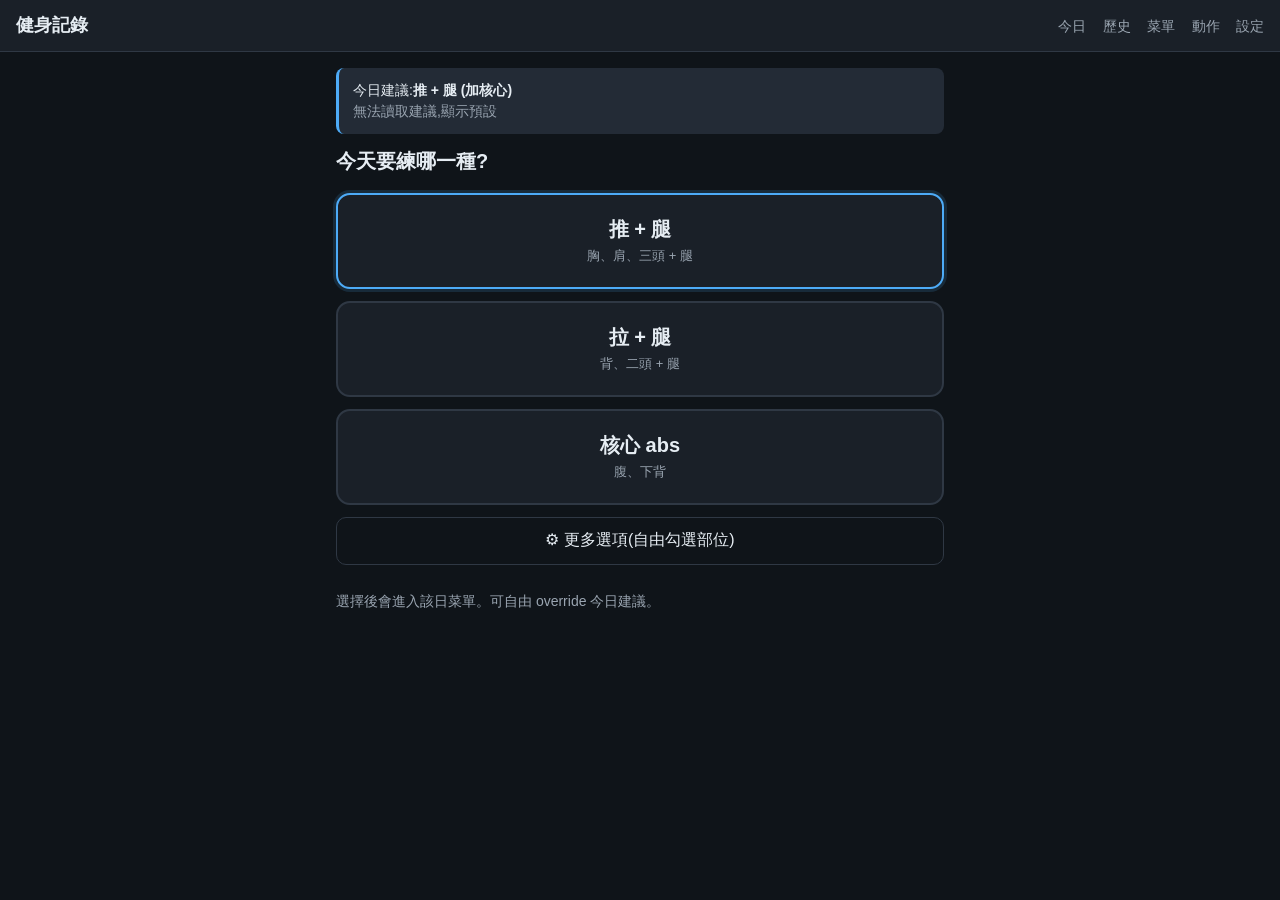
<file: index.html>
<!doctype html>
<html lang="zh-Hant">
<head>
  <meta charset="utf-8">
  <meta name="viewport" content="width=device-width, initial-scale=1, viewport-fit=cover">
  <title>健身記錄</title>
  <link rel="stylesheet" href="css/style.css">
</head>
<body>
  <header class="top-nav">
    <h1>健身記錄</h1>
    <nav>
      <a href="index.html">今日</a>
      <a href="history.html">歷史</a>
      <a href="menu.html">菜單</a>
      <a href="exercises.html">動作</a>
      <a href="admin.html">設定</a>
    </nav>
  </header>

  <main class="container">
    <div id="draft-banner" class="banner banner-warn hidden">
      <strong>你有未完成的訓練</strong>
      <div class="dim" id="draft-banner-detail"></div>
      <div class="spacer"></div>
      <div class="btn-row">
        <a class="btn btn-primary btn-sm" href="session.html">繼續訓練</a>
        <button class="btn btn-ghost btn-sm" id="draft-discard">丟棄草稿</button>
      </div>
    </div>

    <div id="suggestion" class="banner">載入建議中…</div>

    <h2>今天要練哪一種?</h2>
    <div class="day-type-grid">
      <button class="day-btn" data-type="push_legs">
        推 + 腿
        <span class="sub">胸、肩、三頭 + 腿</span>
      </button>
      <button class="day-btn" data-type="pull_legs">
        拉 + 腿
        <span class="sub">背、二頭 + 腿</span>
      </button>
      <button class="day-btn" data-type="core">
        核心 abs
        <span class="sub">腹、下背</span>
      </button>
    </div>

    <div class="btn-row" style="margin-top:12px;">
      <button class="btn btn-block btn-ghost" id="more-options-btn">⚙ 更多選項(自由勾選部位)</button>
    </div>

    <div class="spacer"></div>
    <p class="dim">選擇後會進入該日菜單。可自由 override 今日建議。</p>
  </main>

  <div id="more-options-modal" class="modal-backdrop hidden">
    <div class="modal-card">
      <h3 style="margin-bottom:4px;">今天要練哪些部位?</h3>
      <p class="dim" style="margin-top:0;">可自由組合,至少選一項</p>
      <label class="checkbox-row">
        <input type="checkbox" id="opt-push" value="push">
        <span>推 <span class="dim">(胸/肩/三頭)</span></span>
      </label>
      <label class="checkbox-row">
        <input type="checkbox" id="opt-pull" value="pull">
        <span>拉 <span class="dim">(背/二頭)</span></span>
      </label>
      <label class="checkbox-row">
        <input type="checkbox" id="opt-legs" value="legs">
        <span>腿</span>
      </label>
      <label class="checkbox-row">
        <input type="checkbox" id="opt-core" value="core">
        <span>核心</span>
      </label>
      <div class="spacer"></div>
      <div class="btn-row">
        <button class="btn btn-ghost" id="more-options-cancel">取消</button>
        <button class="btn btn-primary btn-block" id="more-options-start">開始今日菜單</button>
      </div>
    </div>
  </div>

  <div id="toast" class="toast"></div>

  <script src="js/config.js"></script>
  <script src="js/cache.js"></script>
  <script src="js/mock-data.js"></script>
  <script src="js/plan.js"></script>
  <script src="js/templates.js"></script>
  <script src="js/exercise-store.js"></script>
  <script src="js/api.js"></script>
  <script src="js/draft.js"></script>
  <script src="js/app-index.js"></script>
</body>
</html>
</file>
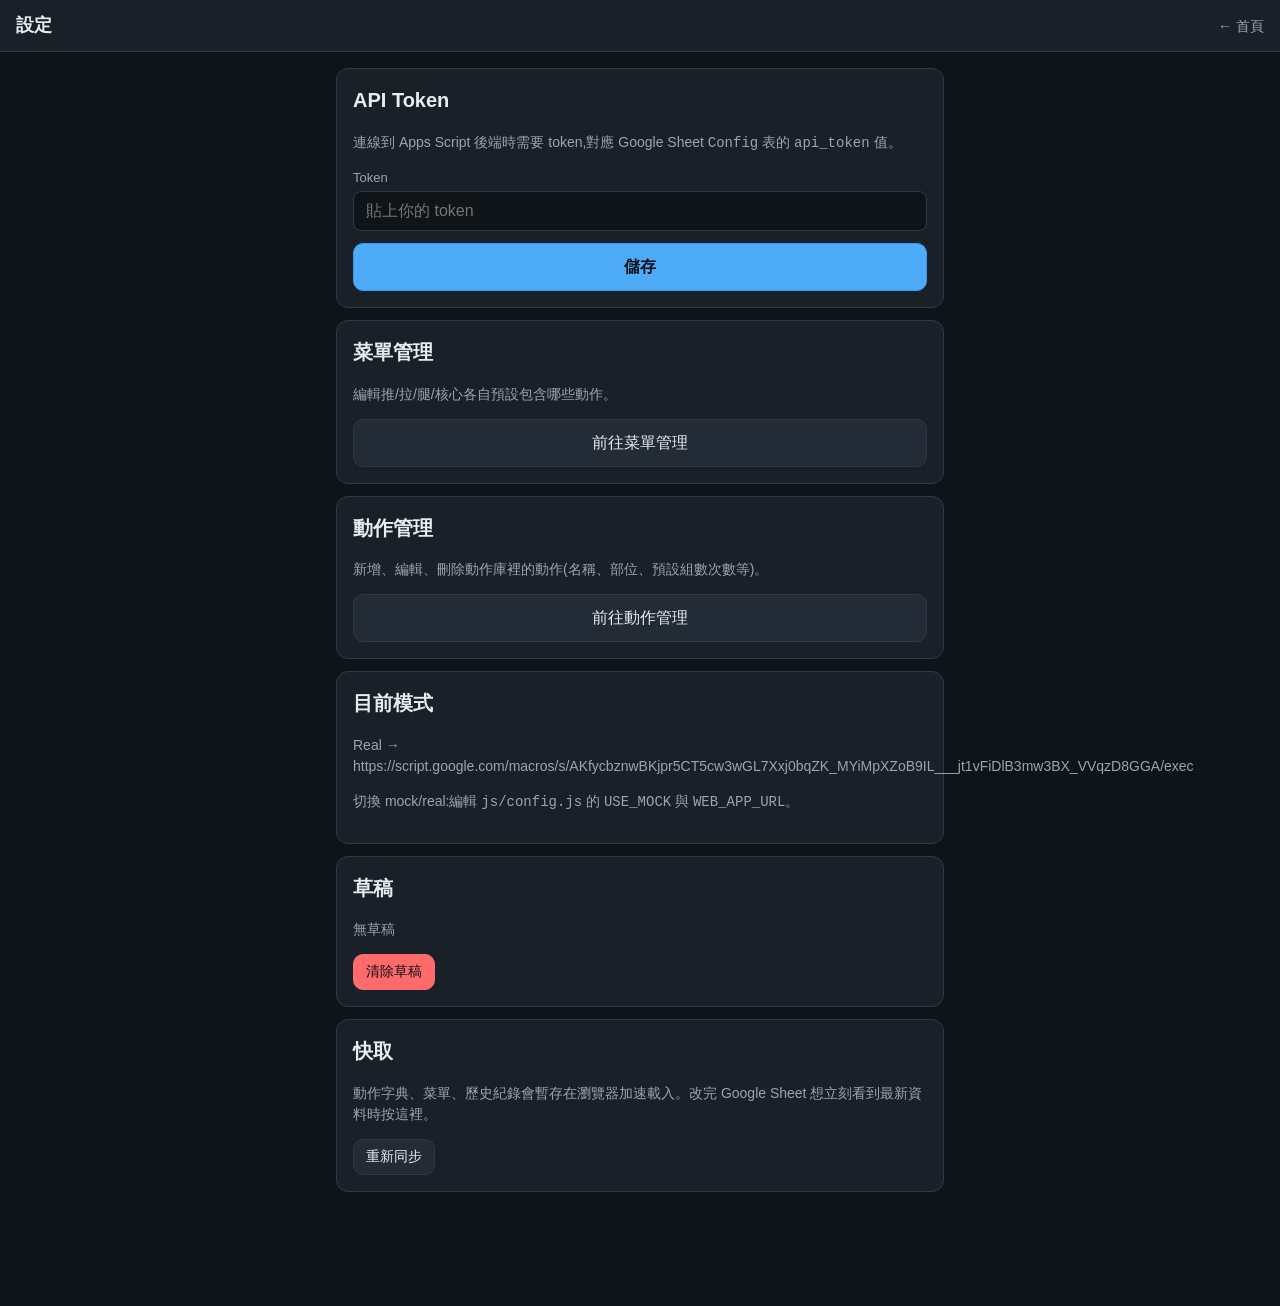
<file: admin.html>
<!doctype html>
<html lang="zh-Hant">
<head>
  <meta charset="utf-8">
  <meta name="viewport" content="width=device-width, initial-scale=1, viewport-fit=cover">
  <title>設定 · 健身記錄</title>
  <link rel="stylesheet" href="css/style.css">
</head>
<body>
  <header class="top-nav">
    <h1>設定</h1>
    <nav>
      <a href="index.html">← 首頁</a>
    </nav>
  </header>

  <main class="container">
    <div class="card">
      <h2>API Token</h2>
      <p class="dim">連線到 Apps Script 後端時需要 token,對應 Google Sheet <code>Config</code> 表的 <code>api_token</code> 值。</p>
      <label>Token</label>
      <input type="text" id="token-input" placeholder="貼上你的 token">
      <div class="spacer"></div>
      <button class="btn btn-primary btn-block" id="save-token">儲存</button>
    </div>

    <div class="card">
      <h2>菜單管理</h2>
      <p class="dim">編輯推/拉/腿/核心各自預設包含哪些動作。</p>
      <a class="btn btn-block" href="menu.html">前往菜單管理</a>
    </div>

    <div class="card">
      <h2>動作管理</h2>
      <p class="dim">新增、編輯、刪除動作庫裡的動作(名稱、部位、預設組數次數等)。</p>
      <a class="btn btn-block" href="exercises.html">前往動作管理</a>
    </div>

    <div class="card">
      <h2>目前模式</h2>
      <p id="mode-display" class="dim">—</p>
      <p class="dim">切換 mock/real:編輯 <code>js/config.js</code> 的 <code>USE_MOCK</code> 與 <code>WEB_APP_URL</code>。</p>
    </div>

    <div class="card">
      <h2>草稿</h2>
      <p class="dim" id="draft-info">—</p>
      <button class="btn btn-danger btn-sm" id="clear-draft">清除草稿</button>
    </div>

    <div class="card">
      <h2>快取</h2>
      <p class="dim">動作字典、菜單、歷史紀錄會暫存在瀏覽器加速載入。改完 Google Sheet 想立刻看到最新資料時按這裡。</p>
      <button class="btn btn-sm" id="clear-cache">重新同步</button>
    </div>
  </main>

  <div id="toast" class="toast"></div>

  <script src="js/config.js"></script>
  <script src="js/cache.js"></script>
  <script src="js/draft.js"></script>
  <script>
    (function () {
      const input = document.getElementById('token-input');
      input.value = localStorage.getItem('api_token') || '';
      document.getElementById('save-token').onclick = () => {
        localStorage.setItem('api_token', input.value.trim());
        const t = document.getElementById('toast');
        t.textContent = '已儲存';
        t.className = 'toast show success';
        setTimeout(() => t.className = 'toast', 1500);
      };

      document.getElementById('mode-display').textContent =
        window.APP_CONFIG.USE_MOCK ? 'Mock (本地假資料)' : `Real → ${window.APP_CONFIG.WEB_APP_URL || '(未設定 URL)'}`;

      const d = Draft.load();
      document.getElementById('draft-info').textContent = d
        ? `${d.session.date} · ${d.session.type} · ${d.items.length} 項動作 · 更新於 ${new Date(d.updated_at).toLocaleString('zh-TW')}`
        : '無草稿';
      document.getElementById('clear-draft').onclick = () => {
        if (confirm('確定清除草稿?')) {
          Draft.clear();
          location.reload();
        }
      };

      document.getElementById('clear-cache').onclick = () => {
        Cache.bustAll();
        const t = document.getElementById('toast');
        t.textContent = '已清除快取,回首頁重新載入即可看到最新資料';
        t.className = 'toast show success';
        setTimeout(() => t.className = 'toast', 2500);
      };
    })();
  </script>
</body>
</html>
</file>
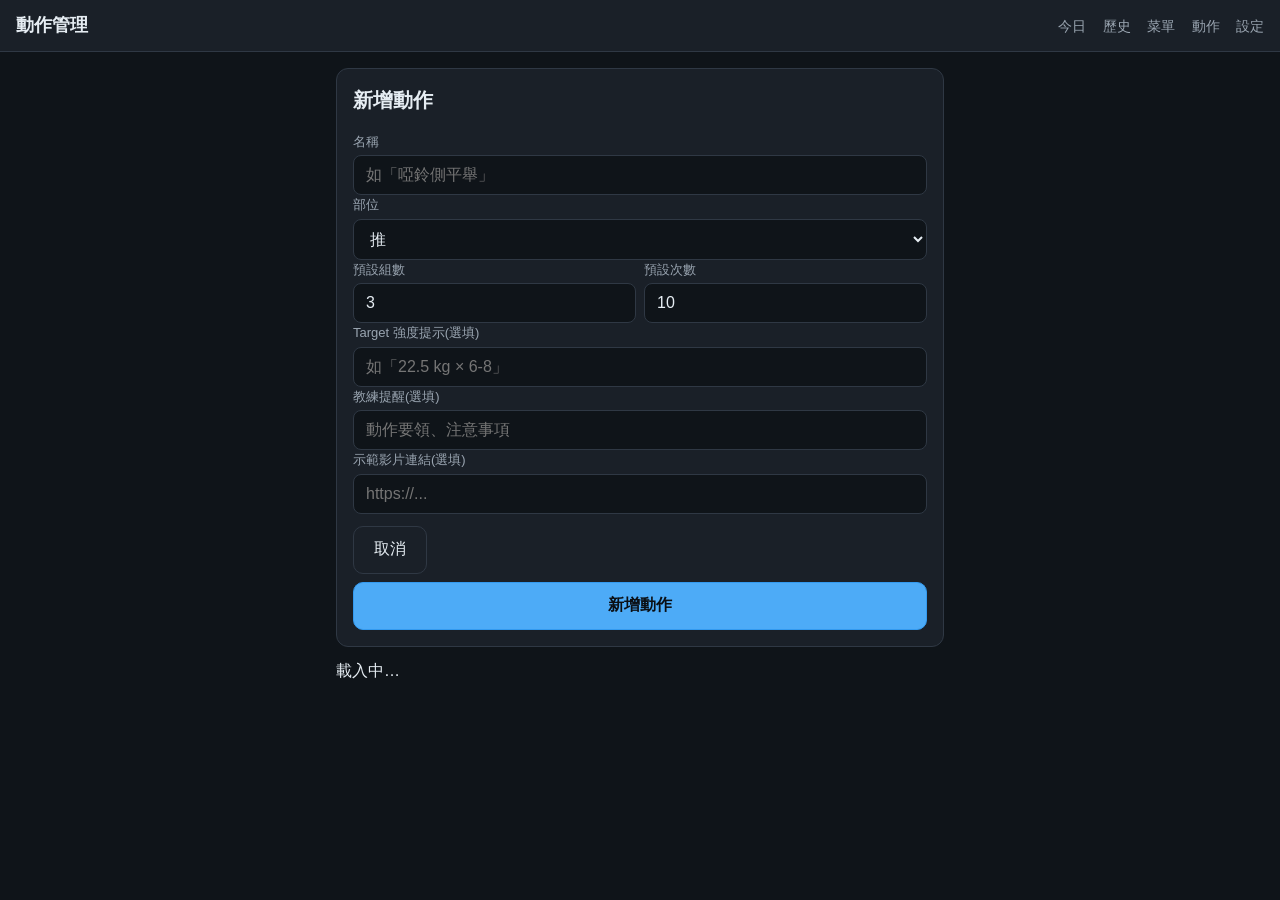
<file: exercises.html>
<!doctype html>
<html lang="zh-Hant">
<head>
  <meta charset="utf-8">
  <meta name="viewport" content="width=device-width, initial-scale=1, viewport-fit=cover">
  <title>動作管理 · 健身記錄</title>
  <link rel="stylesheet" href="css/style.css">
</head>
<body>
  <header class="top-nav">
    <h1>動作管理</h1>
    <nav>
      <a href="index.html">今日</a>
      <a href="history.html">歷史</a>
      <a href="menu.html">菜單</a>
      <a href="exercises.html">動作</a>
      <a href="admin.html">設定</a>
    </nav>
  </header>

  <main class="container">
    <div class="card">
      <h2 id="ex-form-title">新增動作</h2>
      <label>名稱</label>
      <input type="text" id="ex-name" placeholder="如「啞鈴側平舉」">

      <label>部位</label>
      <select id="ex-category">
        <option value="push">推</option>
        <option value="pull">拉</option>
        <option value="legs">腿</option>
        <option value="core">核心</option>
      </select>

      <div style="display:flex; gap:8px;">
        <div style="flex:1">
          <label>預設組數</label>
          <input type="number" id="ex-sets" value="3" min="1">
        </div>
        <div style="flex:1">
          <label>預設次數</label>
          <input type="number" id="ex-reps" value="10" min="1">
        </div>
      </div>

      <label>Target 強度提示(選填)</label>
      <input type="text" id="ex-target" placeholder="如「22.5 kg × 6-8」">

      <label>教練提醒(選填)</label>
      <input type="text" id="ex-coach-tip" placeholder="動作要領、注意事項">

      <label>示範影片連結(選填)</label>
      <input type="text" id="ex-hint-url" placeholder="https://...">

      <div class="spacer"></div>
      <div class="btn-row">
        <button class="btn btn-ghost" id="ex-cancel">取消</button>
        <button class="btn btn-primary btn-block" id="ex-save">新增動作</button>
      </div>
    </div>

    <div id="exercise-groups">載入中…</div>
  </main>

  <div id="toast" class="toast"></div>

  <script src="js/config.js"></script>
  <script src="js/cache.js"></script>
  <script src="js/mock-data.js"></script>
  <script src="js/plan.js"></script>
  <script src="js/templates.js"></script>
  <script src="js/exercise-store.js"></script>
  <script src="js/api.js"></script>
  <script src="js/app-exercises.js"></script>
</body>
</html>
</file>
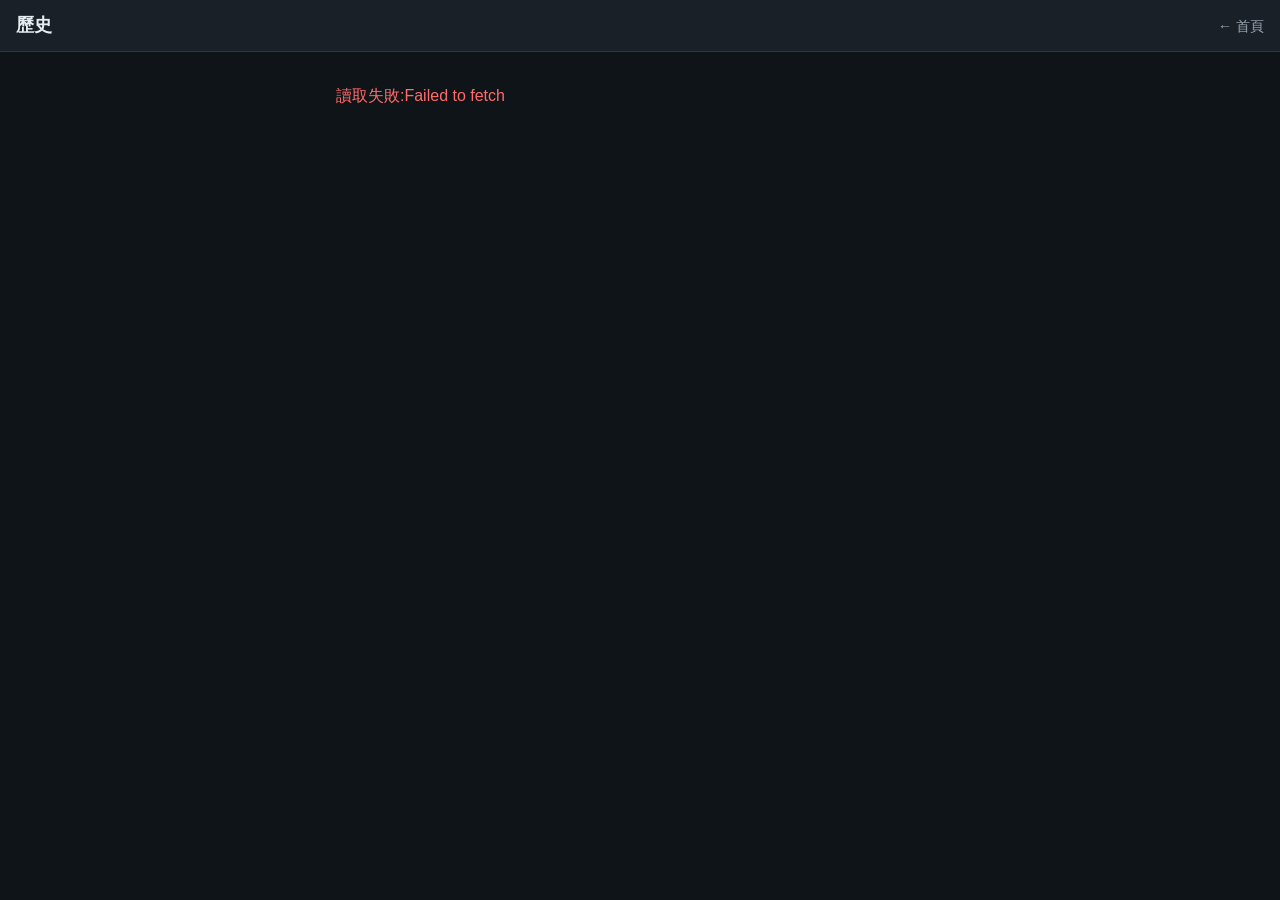
<file: history.html>
<!doctype html>
<html lang="zh-Hant">
<head>
  <meta charset="utf-8">
  <meta name="viewport" content="width=device-width, initial-scale=1, viewport-fit=cover">
  <title>歷史 · 健身記錄</title>
  <link rel="stylesheet" href="css/style.css">
</head>
<body>
  <header class="top-nav">
    <h1>歷史</h1>
    <nav>
      <a href="index.html">← 首頁</a>
    </nav>
  </header>

  <main class="container">
    <div id="list">載入中…</div>
  </main>

  <script src="js/config.js"></script>
  <script src="js/cache.js"></script>
  <script src="js/mock-data.js"></script>
  <script src="js/plan.js"></script>
  <script src="js/templates.js"></script>
  <script src="js/exercise-store.js"></script>
  <script src="js/api.js"></script>
  <script src="js/app-history.js"></script>
</body>
</html>
</file>
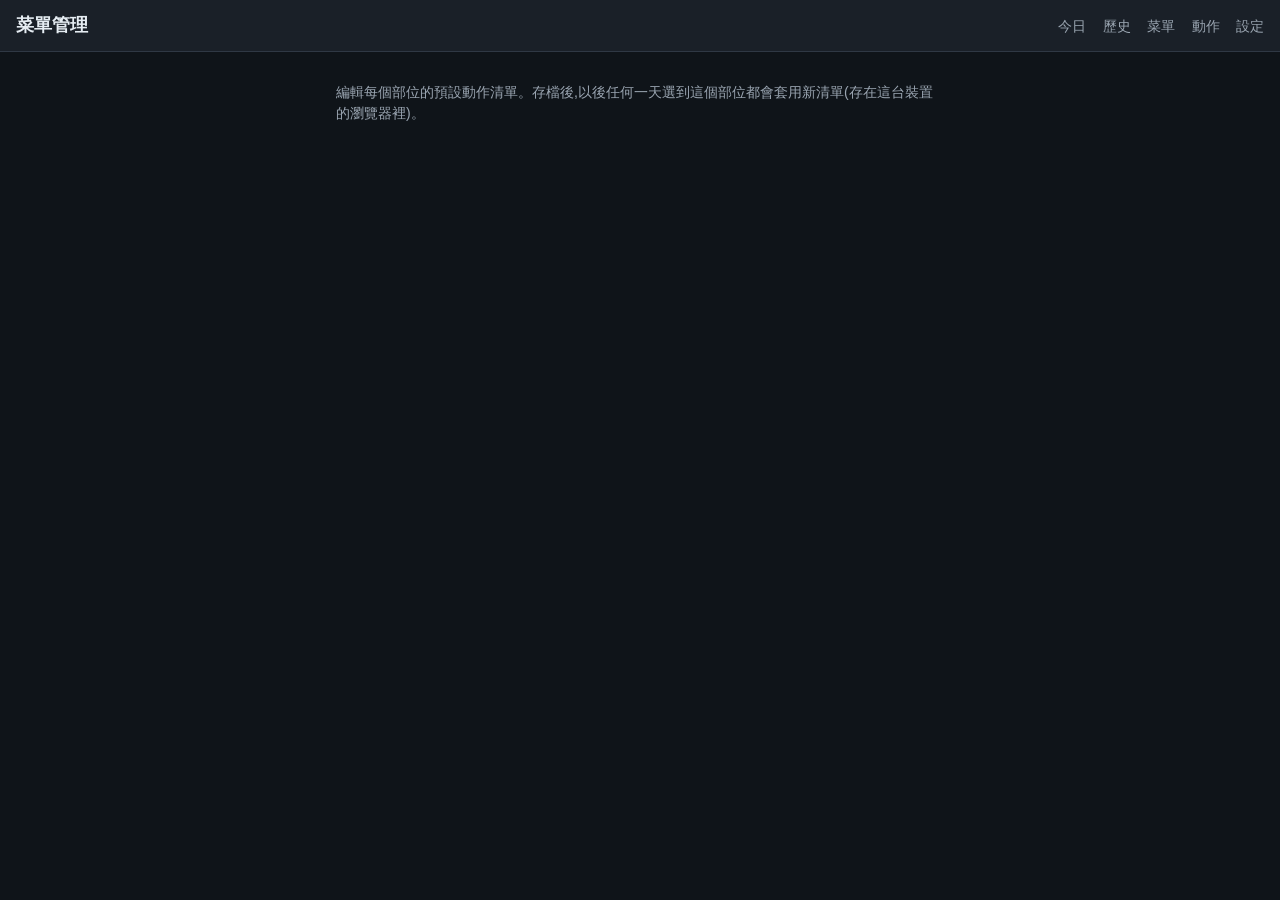
<file: menu.html>
<!doctype html>
<html lang="zh-Hant">
<head>
  <meta charset="utf-8">
  <meta name="viewport" content="width=device-width, initial-scale=1, viewport-fit=cover">
  <title>菜單管理 · 健身記錄</title>
  <link rel="stylesheet" href="css/style.css">
</head>
<body>
  <header class="top-nav">
    <h1>菜單管理</h1>
    <nav>
      <a href="index.html">今日</a>
      <a href="history.html">歷史</a>
      <a href="menu.html">菜單</a>
      <a href="exercises.html">動作</a>
      <a href="admin.html">設定</a>
    </nav>
  </header>

  <main class="container">
    <p class="dim">編輯每個部位的預設動作清單。存檔後,以後任何一天選到這個部位都會套用新清單(存在這台裝置的瀏覽器裡)。</p>

    <div id="menu-sections"></div>
  </main>

  <div id="toast" class="toast"></div>

  <script src="js/config.js"></script>
  <script src="js/cache.js"></script>
  <script src="js/mock-data.js"></script>
  <script src="js/plan.js"></script>
  <script src="js/templates.js"></script>
  <script src="js/exercise-store.js"></script>
  <script src="js/api.js"></script>
  <script src="js/app-menu.js"></script>
</body>
</html>
</file>
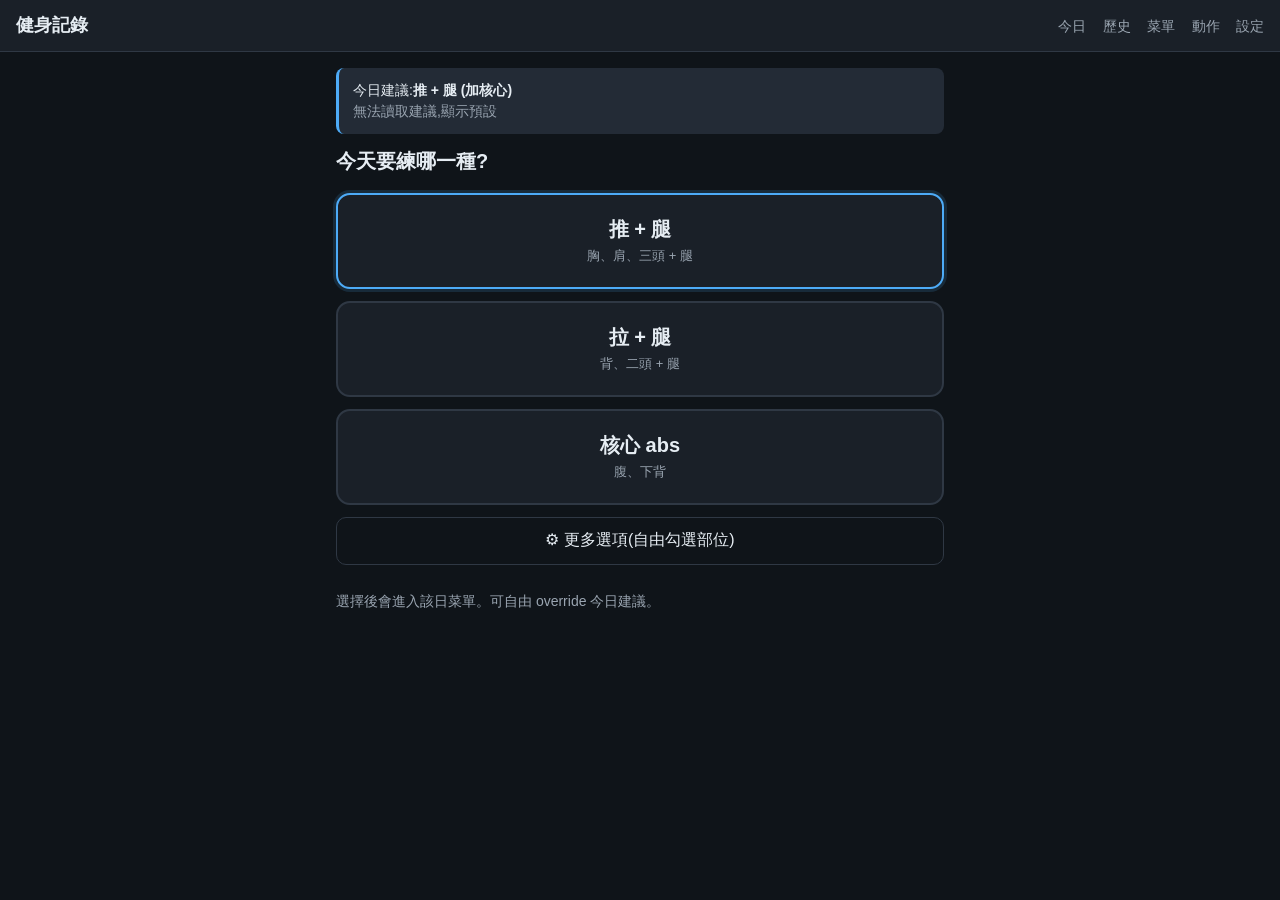
<file: session.html>
<!doctype html>
<html lang="zh-Hant">
<head>
  <meta charset="utf-8">
  <meta name="viewport" content="width=device-width, initial-scale=1, viewport-fit=cover">
  <title>訓練中 · 健身記錄</title>
  <link rel="stylesheet" href="css/style.css">
</head>
<body>
  <header class="top-nav">
    <h1 id="session-title">訓練中</h1>
    <nav>
      <a href="index.html">← 回首頁</a>
    </nav>
  </header>

  <main class="container">
    <div class="card">
      <div class="card-header">
        <div>
          <div class="card-title" id="session-meta-title">—</div>
          <div class="dim" id="session-meta-sub">—</div>
        </div>
      </div>
      <div style="display:flex; gap:8px; align-items:end;">
        <div style="flex:1">
          <label>體重 (kg)</label>
          <input type="number" inputmode="decimal" id="body-weight" step="0.1" placeholder="選填">
        </div>
        <div style="flex:2">
          <label>整場備註</label>
          <input type="text" id="session-notes" placeholder="選填,如「肩膀有點痠」">
        </div>
      </div>
    </div>

    <div id="items-container"></div>

    <div class="btn-row">
      <button class="btn btn-block" id="add-custom">+ 自訂動作</button>
    </div>
    <div class="spacer"></div>
  </main>

  <div class="bottom-bar container">
    <button class="btn btn-ghost" id="discard-btn">丟棄</button>
    <button class="btn btn-primary" id="submit-btn">完成訓練 → 送出</button>
  </div>

  <div id="toast" class="toast"></div>

  <script src="js/config.js"></script>
  <script src="js/cache.js"></script>
  <script src="js/mock-data.js"></script>
  <script src="js/plan.js"></script>
  <script src="js/templates.js"></script>
  <script src="js/exercise-store.js"></script>
  <script src="js/api.js"></script>
  <script src="js/draft.js"></script>
  <script src="js/app-session.js"></script>
</body>
</html>
</file>
<file: css/style.css>
:root {
  --bg: #0f1419;
  --surface: #1a2028;
  --surface-2: #232b36;
  --border: #2f3844;
  --text: #e6edf3;
  --text-dim: #9aa5b1;
  --accent: #4dabf7;
  --accent-strong: #339af0;
  --success: #51cf66;
  --danger: #ff6b6b;
  --warn: #ffd43b;
}

* { box-sizing: border-box; }
html, body { margin: 0; padding: 0; }
body {
  font-family: -apple-system, BlinkMacSystemFont, "Segoe UI", "Noto Sans TC", sans-serif;
  background: var(--bg);
  color: var(--text);
  font-size: 16px;
  line-height: 1.5;
  padding-bottom: 88px;
}

/* --- Layout --- */
.container { max-width: 640px; margin: 0 auto; padding: 16px; }

header.top-nav {
  display: flex;
  justify-content: space-between;
  align-items: center;
  padding: 12px 16px;
  background: var(--surface);
  border-bottom: 1px solid var(--border);
  position: sticky;
  top: 0;
  z-index: 10;
}
header.top-nav h1 { margin: 0; font-size: 18px; }
header.top-nav nav a {
  color: var(--text-dim);
  text-decoration: none;
  margin-left: 12px;
  font-size: 14px;
}
header.top-nav nav a:hover { color: var(--text); }

/* --- Typography --- */
h1, h2, h3 { margin-top: 0; }
h2 { font-size: 20px; }
h3 { font-size: 16px; color: var(--text-dim); }
.dim { color: var(--text-dim); font-size: 14px; }
.mono { font-family: ui-monospace, "SF Mono", Menlo, monospace; }

/* --- Cards --- */
.card {
  background: var(--surface);
  border: 1px solid var(--border);
  border-radius: 12px;
  padding: 16px;
  margin-bottom: 12px;
}
.card-header {
  display: flex;
  justify-content: space-between;
  align-items: center;
  gap: 8px;
  margin-bottom: 8px;
}
.card-title { font-size: 17px; font-weight: 600; }

/* --- Buttons --- */
.btn {
  display: inline-flex;
  align-items: center;
  justify-content: center;
  min-height: 48px;
  padding: 0 20px;
  border-radius: 10px;
  border: 1px solid var(--border);
  background: var(--surface-2);
  color: var(--text);
  font-size: 16px;
  font-weight: 500;
  cursor: pointer;
  text-decoration: none;
  transition: transform 0.05s, background 0.1s;
}
.btn:active { transform: scale(0.98); }
.btn-primary {
  background: var(--accent);
  color: #0b0f14;
  border-color: var(--accent-strong);
  font-weight: 600;
}
.btn-primary:hover { background: var(--accent-strong); }
.btn-danger { background: var(--danger); color: #0b0f14; border-color: var(--danger); }
.btn-ghost { background: transparent; }
.btn-block { display: flex; width: 100%; }
.btn-sm { min-height: 36px; padding: 0 12px; font-size: 14px; }
.btn-icon { min-height: 36px; min-width: 36px; padding: 0; }

.btn-row { display: flex; gap: 8px; flex-wrap: wrap; }

/* --- Day-type big buttons (index) --- */
.day-type-grid {
  display: grid;
  grid-template-columns: 1fr;
  gap: 12px;
  margin-top: 16px;
}
.day-btn {
  min-height: 96px;
  font-size: 20px;
  font-weight: 600;
  border-radius: 14px;
  border: 2px solid var(--border);
  background: var(--surface);
  color: var(--text);
  cursor: pointer;
  display: flex;
  flex-direction: column;
  align-items: center;
  justify-content: center;
  gap: 4px;
}
.day-btn:active { transform: scale(0.98); }
.day-btn.recommended {
  border-color: var(--accent);
  box-shadow: 0 0 0 3px rgba(77, 171, 247, 0.15);
}
.day-btn .sub { font-size: 13px; color: var(--text-dim); font-weight: 400; }

/* --- More-options modal (index) --- */
.modal-backdrop {
  position: fixed;
  inset: 0;
  background: rgba(0, 0, 0, 0.55);
  display: flex;
  align-items: center;
  justify-content: center;
  padding: 16px;
  z-index: 50;
}
.modal-card {
  width: 100%;
  max-width: 420px;
  background: var(--surface);
  border: 1px solid var(--border);
  border-radius: 14px;
  padding: 20px;
}
.checkbox-row {
  display: flex;
  align-items: center;
  gap: 10px;
  padding: 10px 4px;
  border-bottom: 1px solid var(--border);
  font-size: 16px;
  cursor: pointer;
}
.checkbox-row:last-of-type { border-bottom: none; }
.checkbox-row input[type="checkbox"] {
  width: 22px;
  height: 22px;
  flex: none;
  accent-color: var(--accent);
  cursor: pointer;
}

/* --- Menu management (menu.html) --- */
.menu-item-row {
  display: flex;
  justify-content: space-between;
  align-items: center;
  padding: 8px 0;
  border-bottom: 1px solid var(--border);
}
.menu-item-row:last-of-type { border-bottom: none; }
.menu-add-select {
  max-width: none;
  flex: 1;
}

/* --- Suggestion banner --- */
.banner {
  padding: 12px 14px;
  background: var(--surface-2);
  border-left: 3px solid var(--accent);
  border-radius: 8px;
  margin-bottom: 12px;
  font-size: 14px;
}
.banner-warn { border-left-color: var(--warn); }
.banner-danger { border-left-color: var(--danger); }
.banner a:not(.btn) { color: var(--accent); }

/* --- Inputs --- */
input, select, textarea {
  width: 100%;
  padding: 10px 12px;
  background: var(--bg);
  border: 1px solid var(--border);
  border-radius: 8px;
  color: var(--text);
  font-size: 16px;
  font-family: inherit;
}
input:focus, select:focus, textarea:focus {
  outline: none;
  border-color: var(--accent);
}
label { display: block; font-size: 13px; color: var(--text-dim); margin-bottom: 4px; }

/* --- Set input row --- */
.set-item { margin-bottom: 6px; }
.set-row {
  display: grid;
  grid-template-columns: 32px 80px 80px 68px 60px 1fr;
  gap: 6px;
  align-items: center;
  margin-bottom: 4px;
}
.set-row .set-label {
  color: var(--text-dim);
  font-size: 14px;
  text-align: center;
  display: flex;
  align-items: center;
  justify-content: center;
  gap: 2px;
}
.set-row .set-label .pr-star { color: var(--warn); font-size: 13px; }
.set-row input { padding: 8px; text-align: center; }
.set-row .set-actions {
  display: flex;
  gap: 2px;
  justify-content: flex-end;
}
.set-row .btn-icon {
  border-color: transparent;
  background: transparent;
  color: var(--text-dim);
  min-width: 30px;
  min-height: 32px;
  padding: 0;
  font-size: 15px;
}
.set-row .btn-icon:hover { color: var(--text); }
.set-row .btn-check.done { color: var(--success); }
.set-row .btn-note.has-note { color: var(--accent); }
.set-row .btn-delete:hover { color: var(--danger); }

.set-item.done .set-row input { opacity: 0.55; }
.set-item.done .set-label { color: var(--success); }

.set-note {
  width: 100%;
  padding: 6px 10px;
  font-size: 13px;
  margin: 2px 0 6px;
  background: var(--bg);
  border: 1px solid var(--border);
  border-radius: 6px;
  color: var(--text);
}

.weight-warn {
  color: var(--warn);
  font-size: 11px;
  padding: 2px 4px 0;
  grid-column: 2 / 3;
  margin-top: -2px;
}

/* --- Per-set rest input (inline in .set-row) --- */
/* 移除 number input 的上下箭頭,和 kg/reps/rir 一致乾淨 */
.set-rest::-webkit-outer-spin-button,
.set-rest::-webkit-inner-spin-button { -webkit-appearance: none; margin: 0; }
.set-rest { -moz-appearance: textfield; }

@media (max-width: 400px) {
  .set-row {
    grid-template-columns: 24px 62px 62px 56px 52px 1fr;
    gap: 4px;
  }
  .set-row .btn-icon { min-width: 26px; font-size: 14px; }
}

.last-hint {
  font-size: 13px;
  color: var(--text-dim);
  margin: 4px 0 10px;
  padding: 6px 10px;
  background: var(--bg);
  border-radius: 6px;
  display: inline-block;
}

.exercise-meta {
  display: flex;
  align-items: center;
  flex-wrap: wrap;
  gap: 8px;
  margin: 6px 0 4px;
}
.target-chip {
  font-size: 12px;
  padding: 3px 8px;
  border-radius: 999px;
  background: rgba(77, 171, 247, 0.12);
  color: var(--accent);
  border: 1px solid rgba(77, 171, 247, 0.3);
}
.hint-link {
  font-size: 12px;
  color: var(--accent);
  text-decoration: none;
}
.hint-link:hover { text-decoration: underline; }

.coach-tip {
  font-size: 13px;
  color: var(--text-dim);
  padding: 8px 10px;
  margin: 4px 0 8px;
  background: rgba(255, 212, 59, 0.05);
  border-left: 2px solid var(--warn);
  border-radius: 4px;
  line-height: 1.45;
}

.substitute-select {
  min-height: 36px;
  padding: 4px 8px;
  font-size: 13px;
  background: var(--surface-2);
  border: 1px solid var(--border);
  color: var(--text);
  border-radius: 6px;
  max-width: 140px;
}

/* --- Bottom fixed bar (session page) --- */
.bottom-bar {
  position: fixed;
  bottom: 0; left: 0; right: 0;
  padding: 12px 16px;
  background: var(--surface);
  border-top: 1px solid var(--border);
  display: flex;
  gap: 8px;
  z-index: 20;
}
.bottom-bar .btn { flex: 1; }

/* --- History list --- */
.session-row {
  display: flex;
  justify-content: space-between;
  padding: 12px;
  border-bottom: 1px solid var(--border);
  cursor: pointer;
}
.session-row:hover { background: var(--surface-2); }
.session-row .meta { color: var(--text-dim); font-size: 13px; }

/* --- Toast --- */
.toast {
  position: fixed;
  top: 20px; left: 50%; transform: translateX(-50%);
  padding: 10px 16px;
  background: var(--surface);
  border: 1px solid var(--border);
  border-radius: 8px;
  z-index: 100;
  font-size: 14px;
  opacity: 0;
  transition: opacity 0.2s;
  pointer-events: none;
}
.toast.show { opacity: 1; }
.toast.success { border-color: var(--success); }
.toast.error { border-color: var(--danger); }

/* --- Utility --- */
.spacer { height: 12px; }
.hidden { display: none !important; }
.text-danger { color: var(--danger); }
.text-warn { color: var(--warn); }
.text-success { color: var(--success); }
</file>
